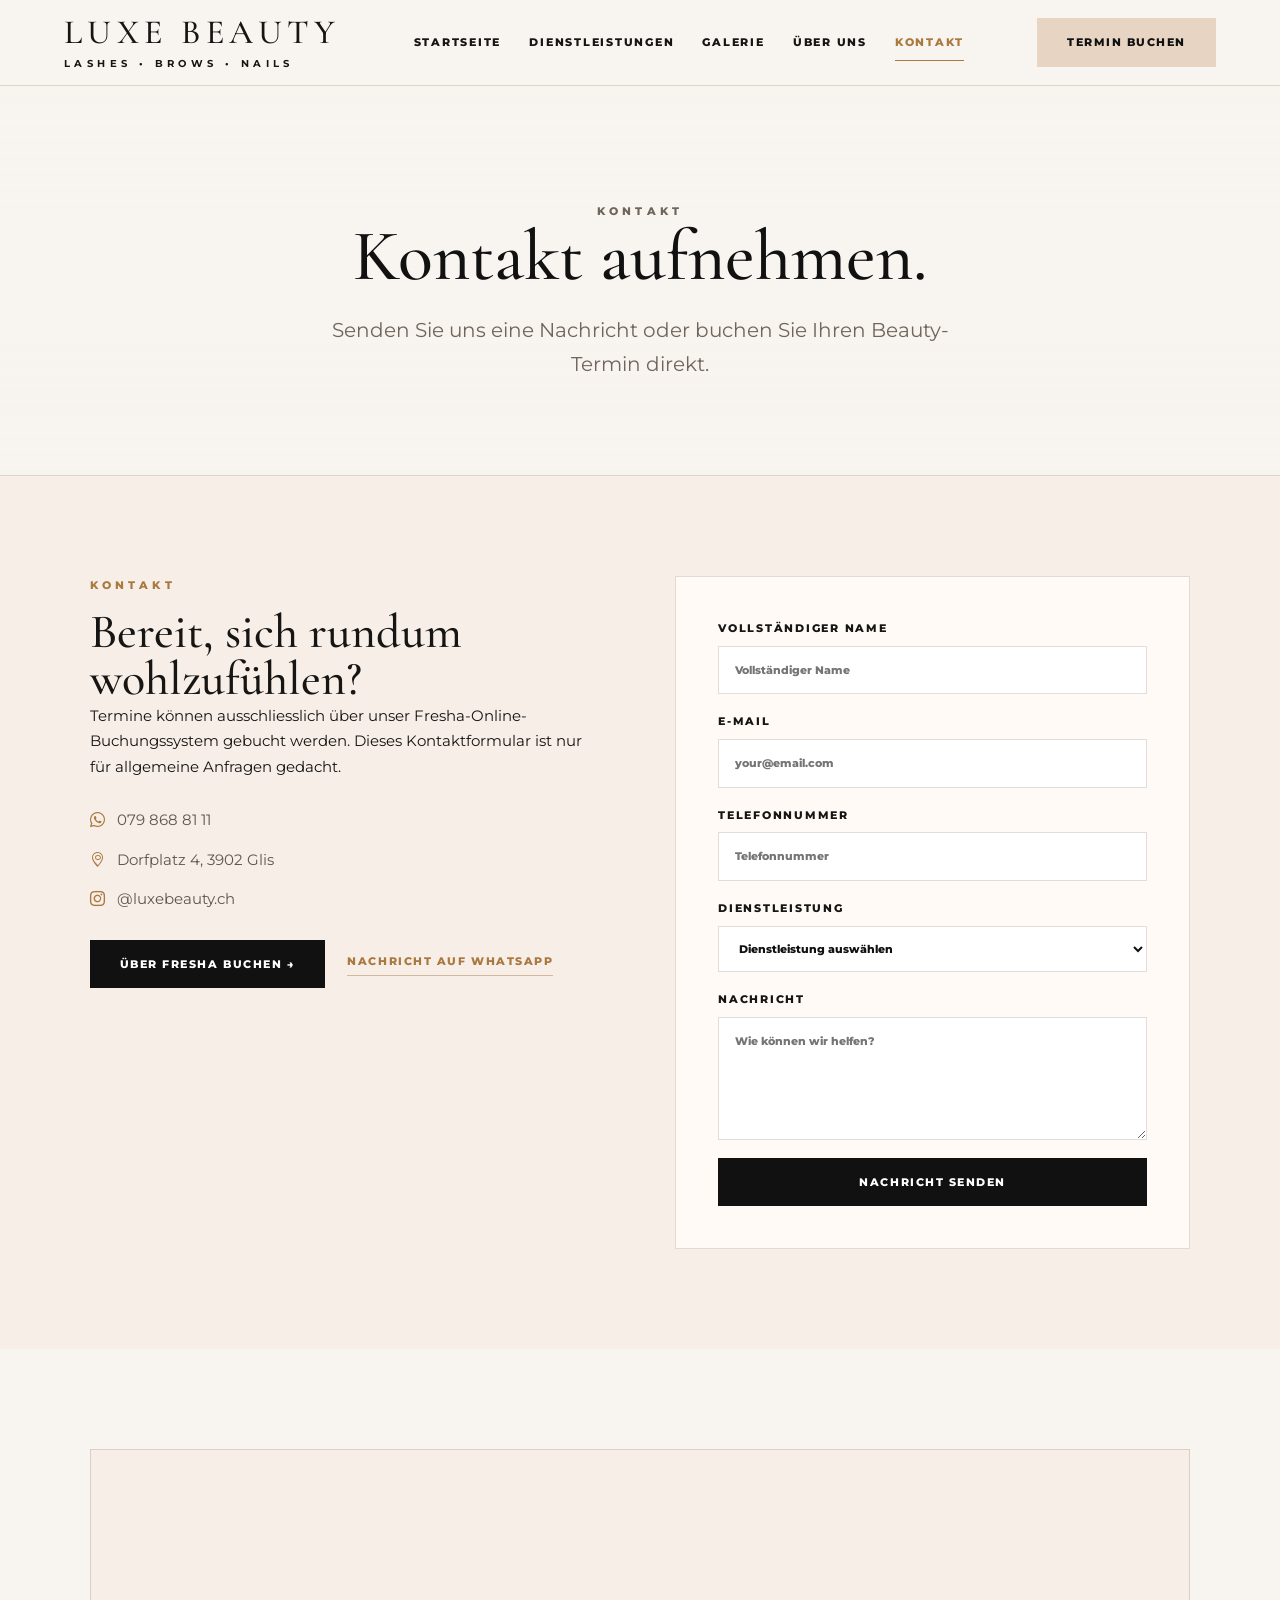
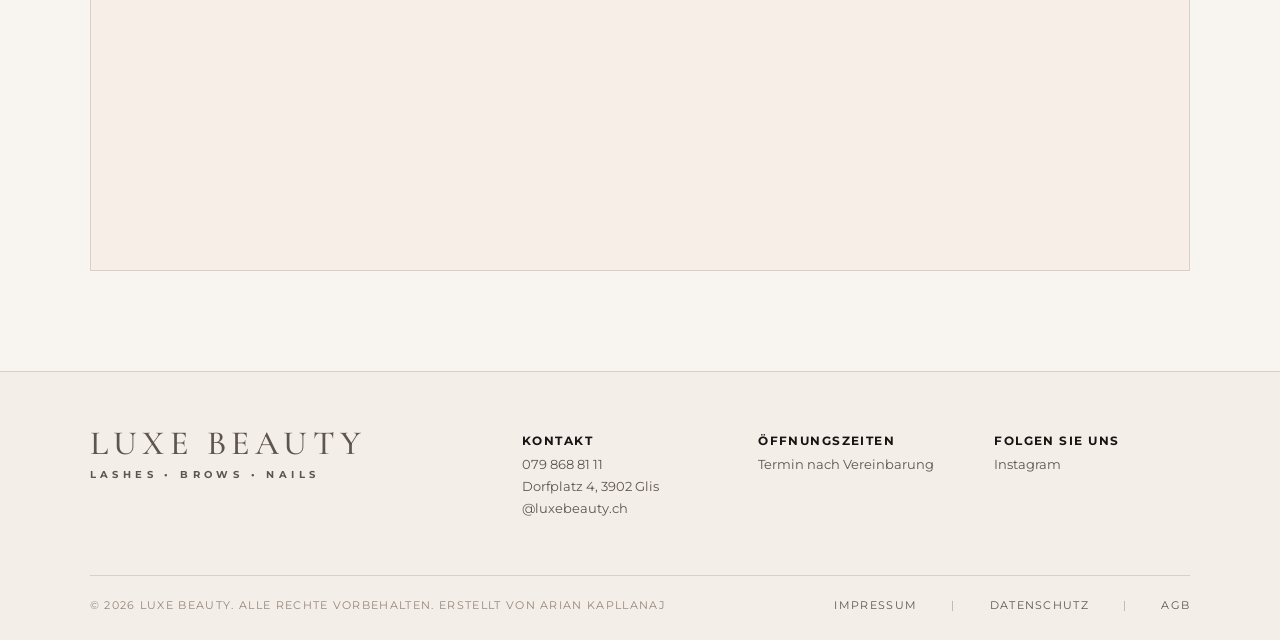
<file: contact.html>
<!doctype html>
<html lang="de-CH">

<head>
    <meta charset="utf-8">
    <meta name="viewport" content="width=device-width, initial-scale=1">
    <title>Kontakt | Luxe Beauty</title>
    <meta name="description"
        content="Kontaktieren Sie Luxe Beauty oder buchen Sie Ihren Termin für Wimpern, Brauen, Nägel und Beauty-Behandlungen.">
    <meta name="robots" content="index, follow">
    <meta property="og:title" content="Kontakt | Luxe Beauty">
    <meta property="og:description"
        content="Kontaktieren Sie Luxe Beauty oder buchen Sie Ihren Termin für Wimpern, Brauen, Nägel und Beauty-Behandlungen.">
    <meta property="og:type" content="website">
    <link rel="preconnect" href="https://fonts.googleapis.com">
    <link rel="preconnect" href="https://fonts.gstatic.com" crossorigin>
    <link
        href="https://fonts.googleapis.com/css2?family=Cormorant+Garamond:wght@400;500;600&family=Montserrat:wght@400;500;600;700&display=swap"
        rel="stylesheet">
    <link href="https://cdn.jsdelivr.net/npm/bootstrap@5.3.3/dist/css/bootstrap.min.css" rel="stylesheet">
    <link rel="stylesheet" href="https://cdn.jsdelivr.net/npm/bootstrap-icons@1.11.3/font/bootstrap-icons.min.css">
    <link rel="stylesheet" href="assets/css/style.css">
</head>

<body>
    <header class="site-header" id="top"><a class="logo" href="index.html"
            aria-label="Luxe Beauty Startseite"><span>Luxe
                Beauty</span><small>Lashes • Brows • Nails</small></a>
        <nav class="desktop-nav" aria-label="Hauptnavigation"><a class="" href="index.html">Startseite</a><a class=""
                href="services.html">Dienstleistungen</a><a class="" href="gallery.html">Galerie</a><a class=""
                href="about.html">Über uns</a><a class="active" href="contact.html">Kontakt</a></nav><a
            class="btn btn-beige desktop-book" href="booking.php">Termin buchen</a><button class="menu-toggle"
            aria-label="Menü öffnen" aria-expanded="false"><span></span><span></span><span></span></button>
    </header>
    <aside class="mobile-menu" aria-hidden="true">
        <div class="mobile-menu-inner">
            <div class="mobile-menu-top"><a class="logo" href="index.html"><span>Luxe Beauty</span><small>Lashes • Brows
                        • Nails</small></a><button class="menu-close" aria-label="Menü schliessen">×</button></div><a
                class="" href="index.html">Startseite</a><a class="" href="services.html">Dienstleistungen</a><a
                class="" href="gallery.html">Galerie</a><a class="" href="about.html">Über uns</a><a class="active"
                href="contact.html">Kontakt</a><a class="btn btn-dark full" href="booking.php">Termin buchen</a>
            <div class="mobile-socials"><a href="https://instagram.com/luxebeauty.ch" aria-label="Instagram"
                    target="_blank"><i class="bi bi-instagram"></i></a><a href="https://wa.me/+41798688111"
                    aria-label="WhatsApp" target="_blank"><i class="bi bi-whatsapp"></i></a><a
                    href="https://www.google.com/maps/place/Dorfpl.+4,+3902+Brig-Glis,+Switzerland/" aria-label="Karte"
                    target="_blank"><i class="bi bi-geo-alt-fill"></i></a></div>
        </div>
    </aside>
    <main>
        <section class="page-hero">
            <div class="reveal">
                <p class="eyebrow center">Kontakt</p>
                <h1>Kontakt aufnehmen.</h1>
                <p style="font-size: 1.25rem;">Senden Sie uns eine Nachricht oder buchen Sie Ihren Beauty-Termin direkt.</p>
            </div>
        </section>
        <section class="contact section">
            <div class="contact-info reveal">
                <p class="eyebrow">Kontakt</p>
                <h2>Bereit, sich rundum wohlzufühlen?</h2>
                <p>Termine können ausschliesslich über unser Fresha-Online-Buchungssystem gebucht werden. Dieses
                    Kontaktformular ist nur für allgemeine Anfragen gedacht.</p>
                <ul class="contact-links">
                    <li>
                        <a href="https://wa.me/41798688111" target="_blank" rel="noopener"
                            aria-label="Kontakt Luxe Beauty on WhatsApp">
                            <i class="bi bi-whatsapp"></i> 079 868 81 11
                        </a>
                    </li>
                    <li>
                        <a href="https://www.google.com/maps/place/Dorfpl.+4,+3902+Brig-Glis,+Switzerland/"
                            target="_blank" rel="noopener" aria-label="Luxe Beauty Standort in Google Maps öffnen">
                            <i class="bi bi-geo-alt"></i> Dorfplatz 4, 3902 Glis
                        </a>
                    </li>
                    <li>
                        <a href="https://instagram.com/luxebeauty.ch" target="_blank" rel="noopener"
                            aria-label="Luxe Beauty Instagram öffnen">
                            <i class="bi bi-instagram"></i> @luxebeauty.ch
                        </a>
                    </li>
                </ul>
                <div class="contact-actions">
                    <a class="btn btn-dark" href="booking.php">Über Fresha buchen <span>→</span></a>
                    <a class="contact-small-link" href="https://wa.me/41798688111" target="_blank"
                        rel="noopener">Nachricht auf WhatsApp</a>
                </div>
            </div>
            <form class="contact-form reveal" action="https://formspree.io/f/xbdndqny" method="post">
                <label>Vollständiger
                    Name<input required type="text" name="name"
                        placeholder="Vollständiger Name"></label><label>E-Mail<input required type="email" name="email"
                        placeholder="your@email.com"></label><label>Telefonnummer<input required type="tel"
                        name="phonenumber" placeholder="Telefonnummer"></label><label>Dienstleistung<select
                        name="service">
                        <option value="">Dienstleistung auswählen</option>
                        <option>Lash Extensions</option>
                        <option>Lash Lift</option>
                        <option>Brows</option>
                        <option>Nails</option>
                        <option>Teeth</option>
                        <!-- <option>Facial Treatments</option> -->
                        <!-- <option>Waxing</option> -->
                    </select></label><label>Nachricht<textarea required name="message" rows="5"
                        placeholder="Wie können wir helfen?"></textarea></label><button class="btn btn-dark"
                    type="submit">Nachricht senden</button></form>
        </section>
        <section class="section">
            <div class="map-box map-embed reveal">
                <iframe src="https://www.google.com/maps?q=Dorfpl.+4,+3902+Brig-Glis,+Switzerland&output=embed"
                    width="100%" height="420" style="border:0;" allowfullscreen="" loading="lazy"
                    referrerpolicy="no-referrer-when-downgrade" title="Luxe Beauty Standort auf Google Maps">
                </iframe>
            </div>
        </section>
    </main>
    <footer class="site-footer">
        <div><a class="logo" href="index.html"><span>Luxe Beauty</span><small>Lashes • Brows • Nails
                </small></a></div>
        <div><strong>Kontakt</strong>
            <p><a href="https://wa.me/41798688111" target="_blank" rel="noopener">079 868 81 11</a><br><a
                    href="https://www.google.com/maps/place/Dorfpl.+4,+3902+Brig-Glis,+Switzerland/" target="_blank"
                    rel="noopener">Dorfplatz 4, 3902 Glis</a><br><a href="https://instagram.com/luxebeauty.ch"
                    target="_blank" rel="noopener">@luxebeauty.ch</a></p>
        </div>
        <div><strong>Öffnungszeiten</strong>
            <p>Termin nach Vereinbarung</p>
        </div>
        <div><strong>Folgen Sie uns</strong>
            <p><a href="https://instagram.com/luxebeauty.ch" target="_blank">Instagram</a></p>
        </div>
        <div class="footer-bottom">© 2026 Luxe Beauty. Alle Rechte vorbehalten. Erstellt von Arian Kapllanaj
            <span class="legal-footer-links">
                <button type="button" class="legal-link" data-legal-modal="imprint">Impressum</button>
                <span class="legal-separator">|</span>
                <button type="button" class="legal-link" data-legal-modal="privacy">Datenschutz</button>
                <span class="legal-separator">|</span>
                <button type="button" class="legal-link" data-legal-modal="terms">AGB</button>
            </span>
        </div>
    </footer>

    <div class="legal-modal" id="legal-modal-imprint" aria-hidden="true" role="dialog" aria-modal="true"
        aria-labelledby="legal-title-imprint">
        <div class="legal-modal-backdrop" data-legal-close></div>
        <div class="legal-modal-panel" role="document">
            <button type="button" class="legal-modal-close" aria-label="Close popup" data-legal-close>×</button>
            <p class="eyebrow">Impressum</p>
            <h2 id="legal-title-imprint">Impressum</h2>
            <div class="legal-modal-content">
                <h3>Luxe Beauty</h3>
                <p><strong>Adresse</strong><br>Dorfplatz 4<br>3902 Glis<br>Schweiz</p>

                <h3>Kontakt</h3>
                <p><strong>Telefon</strong><br>079 868 81 11</p>
                <p><strong>E-Mail</strong><br>info@luxebeautystudio.ch</p>
                <p><strong>Instagram</strong><br>@luxebeauty.ch</p>

                <h3>Verantwortlich für den Inhalt</h3>
                <p>Milena Bogdanovic<br>Francesca Cazzolla</p>

                <h3>Haftung</h3>
                <p>Die Inhalte dieser Website wurden mit grösster Sorgfalt erstellt. Für die Richtigkeit,
                    Vollständigkeit und Aktualität der bereitgestellten Informationen übernehmen wir jedoch keine
                    Gewähr.</p>

                <h3>Urheberrecht</h3>
                <p>Sämtliche Inhalte, Bilder und Grafiken dieser Website sind urheberrechtlich geschützt. Eine
                    Verwendung oder Vervielfältigung ohne vorherige schriftliche Zustimmung von Luxe Beauty ist nicht
                    gestattet.</p>

                <p>Bei Fragen stehen wir Ihnen jederzeit gerne zur Verfügung.</p>
            </div>
        </div>
    </div>

    <div class="legal-modal" id="legal-modal-privacy" aria-hidden="true" role="dialog" aria-modal="true"
        aria-labelledby="legal-title-privacy">
        <div class="legal-modal-backdrop" data-legal-close></div>
        <div class="legal-modal-panel" role="document">
            <button type="button" class="legal-modal-close" aria-label="Close popup" data-legal-close>×</button>
            <p class="eyebrow">Datenschutzerklärung</p>
            <h2 id="legal-title-privacy">Datenschutzerklärung</h2>
            <div class="legal-modal-content">
                <h3>1. Verantwortliche Stelle</h3>
                <p>Luxe Beauty<br>Dorfplatz 4<br>3902 Glis, Schweiz</p>
                <p>E-Mail: info@luxebeautystudio.ch<br>Telefon: 079 868 81 11</p>

                <h3>2. Erhebung und Verwendung von Daten</h3>
                <p>Wir verarbeiten personenbezogene Daten ausschliesslich zur Bearbeitung von Terminanfragen,
                    Terminbuchungen sowie zur Kommunikation mit unseren Kundinnen und Kunden.</p>

                <h3>3. Terminbuchung</h3>
                <p>Die Online-Terminbuchung erfolgt über Fresha. Dabei werden die für die Buchung erforderlichen Daten
                    gemäss den Datenschutzbestimmungen von Fresha verarbeitet.</p>

                <h3>4. Google Maps</h3>
                <p>Unsere Website nutzt Google Maps, um Ihnen die Anfahrt zu unserem Studio zu erleichtern. Dabei
                    können Daten an Google übermittelt werden.</p>

                <h3>5. Ihre Rechte</h3>
                <p>Sie haben jederzeit das Recht auf Auskunft, Berichtigung oder Löschung Ihrer personenbezogenen
                    Daten. Bei Fragen kontaktieren Sie uns unter info@luxebeautystudio.ch.</p>
            </div>
        </div>
    </div>

    <div class="legal-modal" id="legal-modal-terms" aria-hidden="true" role="dialog" aria-modal="true"
        aria-labelledby="legal-title-terms">
        <div class="legal-modal-backdrop" data-legal-close></div>
        <div class="legal-modal-panel" role="document">
            <button type="button" class="legal-modal-close" aria-label="Close popup" data-legal-close>×</button>
            <p class="eyebrow">Allgemeine Geschäftsbedingungen</p>
            <h2 id="legal-title-terms">Allgemeine Geschäftsbedingungen (AGB)</h2>
            <div class="legal-modal-content">
                <h3>1. Geltungsbereich</h3>
                <p>Diese Allgemeinen Geschäftsbedingungen gelten für sämtliche Dienstleistungen von Luxe Beauty. Mit der
                    Terminbuchung akzeptieren Sie diese AGB.</p>

                <h3>2. Terminvereinbarung</h3>
                <p>Termine können online über Fresha oder nach Vereinbarung gebucht werden. Eine Buchung ist nach
                    Erhalt der Buchungsbestätigung verbindlich.</p>

                <h3>3. Anzahlung</h3>
                <p>Für ausgewählte Behandlungen oder Neukundinnen kann eine Anzahlung erforderlich sein. Diese wird
                    vollständig auf den Behandlungspreis angerechnet.</p>

                <h3>4. Terminabsagen</h3>
                <p>Termine können bis 24 Stunden vor dem Termin kostenlos verschoben oder storniert werden.</p>
                <p>Bei kurzfristigen Absagen oder Nichterscheinen behalten wir uns vor, die Anzahlung einzubehalten
                    oder eine Ausfallgebühr zu verrechnen.</p>

                <h3>5. Verspätungen</h3>
                <p>Bitte erscheinen Sie pünktlich.</p>
                <p>Bei einer Verspätung kann sich die Behandlungszeit verkürzen oder der Termin verschoben werden.</p>

                <h3>6. Gesundheit &amp; Haftung</h3>
                <p>Bitte informieren Sie uns vor der Behandlung über Allergien, Schwangerschaft, Medikamente oder andere
                    gesundheitliche Einschränkungen.</p>
                <p>Für allergische Reaktionen oder Komplikationen aufgrund unvollständiger oder falscher Angaben
                    übernehmen wir keine Haftung.</p>

                <h3>7. Behandlungsergebnisse</h3>
                <p>Das Ergebnis einer Behandlung hängt unter anderem von den individuellen Voraussetzungen sowie der
                    empfohlenen Nachpflege ab. Eine Erfolgsgarantie kann daher nicht gegeben werden.</p>

                <h3>8. Gutscheine</h3>
                <p>Gutscheine sind im Studio erhältlich.</p>

                <h3>9. Schlussbestimmungen</h3>
                <p>Es gilt ausschliesslich Schweizer Recht.</p>
                <p>Gerichtsstand ist Brig-Glis, Schweiz.</p>
            </div>
        </div>
    </div>

    <script src="assets/js/main.js" defer></script>
</body>

</html>
</file>
<file: assets/css/style.css>
:root {
    --cream: #f8f4ef;
    --soft: #f7ede5;
    --beige: #e7d4c2;
    --sand: #d6bd92;
    --brown: #a9793f;
    --deep: #161514;
    --muted: #6f655d;
    --line: rgba(90, 70, 50, .18);
    --white: #fffdfb
}

* {
    box-sizing: border-box
}

html {
    scroll-behavior: smooth
}

body {
    margin: 0;
    background: var(--cream);
    color: var(--deep);
    font-family: 'Montserrat', Arial, sans-serif;
    font-size: 15px;
    line-height: 1.7;
    overflow-x: hidden
}

img {
    max-width: 100%;
    display: block
}

a {
    text-decoration: none;
    color: inherit
}

.site-header {
    position: sticky;
    top: 0;
    z-index: 1000;
    height: 86px;
    padding: 0 7vw;
    display: flex;
    align-items: center;
    justify-content: space-between;
    background: rgba(248, 244, 239, .96);
    border-bottom: 1px solid var(--line);
    backdrop-filter: blur(14px)
}

.logo {
    display: inline-flex;
    flex-direction: column;
    line-height: 1;
    letter-spacing: .12em;
    text-transform: uppercase
}

.logo span {
    font-family: 'Cormorant Garamond', serif;
    font-size: 34px;
    font-weight: 500;
    letter-spacing: .16em
}

.logo small {
    font-size: 10px;
    font-weight: 700;
    letter-spacing: .44em;
    margin-top: 9px
}

.desktop-nav {
    display: flex;
    gap: 44px;
    align-items: center
}

.desktop-nav a {
    font-size: 11px;
    font-weight: 800;
    letter-spacing: .16em;
    text-transform: uppercase;
    position: relative;
    padding: 34px 0;
    color: var(--deep)
}

.desktop-nav a::after {
    content: "";
    position: absolute;
    left: 0;
    bottom: 25px;
    width: 0;
    height: 1px;
    background: var(--brown);
    transition: .28s ease
}

.desktop-nav a:hover::after,
.desktop-nav a.active::after {
    width: 100%
}

.desktop-nav a.active {
    color: var(--brown)
}

.btn {
    border-radius: 0;
    text-transform: uppercase;
    letter-spacing: .14em;
    font-size: 11px;
    font-weight: 800;
    padding: 16px 30px;
    border: 0
}

.btn-dark {
    background: #111;
    color: #fff
}

.btn-dark:hover {
    background: var(--brown);
    color: #fff
}

.btn-beige {
    background: var(--beige);
    color: #111
}

.btn-beige:hover {
    background: var(--brown);
    color: #fff
}

.menu-toggle,
.menu-close {
    display: none;
    background: none;
    border: 0;
    color: var(--deep)
}

.menu-toggle span {
    display: block;
    width: 28px;
    height: 2px;
    background: #111;
    margin: 6px 0
}

.mobile-menu {
    display: none
}

.hero {
    min-height: 650px;
    position: relative;
    display: flex;
    align-items: center;
    background: linear-gradient(90deg, rgba(0, 0, 0, .45), rgba(0, 0, 0, .12), rgba(248, 244, 239, .10)), url('https://images.unsplash.com/photo-1540555700478-4be289fbecef?auto=format&fit=crop&w=2200&q=80') center/cover no-repeat
}

.hero-content {
    width: min(620px, 90%);
    margin-left: 26vw;
    color: #fff
}

.eyebrow {
    margin: 0 0 14px;
    text-transform: uppercase;
    letter-spacing: .38em;
    font-size: 11px;
    font-weight: 800;
    color: var(--brown)
}

.hero .eyebrow {
    color: #fff
}

.center {
    text-align: center
}

h1,
h2,
h3 {
    margin: 0;
    color: inherit
}

h1,
h2 {
    font-family: 'Cormorant Garamond', serif;
    font-weight: 500;
    line-height: .98
}

h1 {
    font-size: 68px;
    max-width: 620px
}

h2 {
    font-size: 48px
}

h1 em,
h2 em {
    font-style: italic;
    font-weight: 400
}

.hero-content>p:not(.eyebrow) {
    max-width: 420px;
    font-size: 17px;
    margin: 26px 0
}

.hero-socials {
    position: absolute;
    left: 38px;
    bottom: 100px;
    display: grid;
    gap: 18px;
    z-index: 3
}

.hero-socials a,
.mobile-socials a {
    width: 32px;
    height: 32px;
    display: grid;
    place-items: center;
    color: #fff;
    font-size: 25px;
    text-shadow: 0 2px 10px rgba(0, 0, 0, .4)
}

.hero-socials a:hover {
    color: var(--sand)
}

.page-hero {
    min-height: 390px;
    display: grid;
    place-items: center;
    text-align: center;
    background: linear-gradient(rgba(248, 244, 239, .78), rgba(248, 244, 239, .88)), url('https://images.unsplash.com/photo-1515377905703-c4788e51af15?auto=format&fit=crop&w=2200&q=80') center/cover;
    border-bottom: 1px solid var(--line)
}

.page-hero h1 {
    color: #111;
    font-size: 72px;
    margin: auto
}

.page-hero p {
    max-width: 620px;
    margin: 22px auto 0;
    color: var(--muted)
}

.section {
    padding: 100px 7vw
}

.services-overview h2,
.gallery h2,
.faq h2 {
    text-align: center;
    margin-bottom: 52px
}

.service-icons {
    display: none;
    grid-template-columns: repeat(4, 1fr);
    gap: 8px;
    margin: 32px auto 8px;
    max-width: 560px
}

.service-icons div {
    background: #f2ece6;
    min-height: 112px;
    display: grid;
    place-items: center;
    text-align: center;
    padding: 16px
}

.service-icons span {
    font-size: 34px;
    color: var(--brown);
    line-height: 1
}

.service-icons strong {
    font-size: 11px;
    text-transform: uppercase;
    letter-spacing: .16em
}

.service-logo-icons {
    display: grid !important;
    grid-template-columns: repeat(4, 1fr);
    gap: 14px;
    width: 100%;
    max-width: 1180px;
    margin: 42px auto 18px;
}

.service-logo-icons div {
    background-color: #eee3d8;
    min-height: 190px;
    padding: 28px 14px;
    display: flex;
    flex-direction: column;
    justify-content: center;
    align-items: center;
    gap: 22px;
    border: 0;
    box-shadow: none;
    transition: transform .28s ease, background .28s ease;
}

.service-logo-icons div:hover {
    transform: translateY(-5px);
    background: #eee3d8;
}

.service-logo-icons img {
    width: 58px;
    height: 58px;
    object-fit: contain;
    mix-blend-mode: multiply;
    transition: transform .35s ease;
}

.service-logo-icons div:hover img {
    transform: scale(1.04);
}

.service-logo-icons strong {
    font-size: 13px;
    font-weight: 800;
    letter-spacing: .18em;
    text-transform: uppercase;
    color: #111;
}

@media(max-width:991px) {
    .service-logo-icons {
        grid-template-columns: repeat(4, 1fr);
        gap: 8px;
        width: 100%;
        max-width: 100%;
        margin-left: 0;
        margin-right: 0;
    }

    .service-logo-icons div {
        min-height: 120px;
        padding: 18px 6px;
        gap: 14px;
        background: #eee3d8;
    }

    .service-logo-icons img {
        width: 38px;
        height: 38px;
    }

    .service-logo-icons strong {
        font-size: 9px;
        letter-spacing: .12em;
    }
}

@media(max-width:520px) {
    .service-logo-icons {
        grid-template-columns: repeat(4, 1fr);
        gap: 6px;
        width: 100%;
        max-width: 100%;
    }

    .service-logo-icons div {
        min-height: 110px;
        padding: 16px 5px;
    }

    .service-logo-icons img {
        width: 34px;
        height: 34px;
    }

    .service-logo-icons strong {
        font-size: 8px;
        letter-spacing: .10em;
    }
}


.service-grid {
    display: grid;
    grid-template-columns: repeat(7, minmax(0, 1fr));
    gap: 20px;
    max-width: 1520px;
    margin: auto
}

.service-grid.large {
    grid-template-columns: repeat(3, minmax(0, 1fr));
    max-width: 1180px
}

.service-card {
    background: #fffaf5;
    border: 1px solid var(--line);
    transition: transform .28s ease, box-shadow .28s ease
}

.service-card:hover {
    transform: translateY(-8px);
    box-shadow: 0 20px 50px rgba(80, 50, 20, .12)
}

.service-card img {
    height: 215px;
    width: 100%;
    object-fit: cover
}

.service-grid.large .service-card img {
    height: 300px
}

.service-card-body {
    padding: 28px
}

.service-category {
    text-transform: uppercase;
    letter-spacing: .22em;
    font-size: 11px;
    color: #c5976f;
    margin: 0 0 18px
}

.service-card h3 {
    font-size: 17px;
    text-transform: uppercase;
    letter-spacing: .12em;
    font-weight: 700;
    line-height: 1.2;
    margin-bottom: 12px
}

.service-card p {
    color: #2f2b28;
    margin-bottom: 18px
}

.service-card a,
.text-link {
    font-size: 11px;
    font-weight: 800;
    letter-spacing: .14em;
    text-transform: uppercase
}

.service-card a:hover,
.text-link:hover {
    color: var(--brown)
}

.split-section {
    display: grid;
    grid-template-columns: 34% 66%;
    min-height: 380px;
    border-top: 1px solid var(--line);
    border-bottom: 1px solid var(--line)
}

.split-copy {
    padding: 70px 7vw;
    background: #f6eee7
}

.split-copy p:not(.eyebrow) {
    max-width: 420px
}

.split-image {
    min-height: 440px;
    background: url('https://images.unsplash.com/photo-1600334129128-685c5582fd35?auto=format&fit=crop&w=1600&q=80') center/cover no-repeat
}

.benefits {
    display: grid;
    grid-template-columns: repeat(6, 1fr);
    background: #f6eee7;
    border-top: 1px solid #d6bd92;
    border-bottom: 1px solid #a9793f
}

.benefits div {
    min-height: 180px;
    display: grid;
    place-items: center;
    text-align: center;
    padding: 32px 24px;
    border-right: 1px solid rgba(169, 121, 63, .22)
}

.benefits div:last-child {
    border-right: 0
}

.benefits span {
    font-size: 34px;
    color: var(--brown)
}

.benefits strong {
    font-size: 12px;
    text-transform: uppercase;
    letter-spacing: .12em;
    line-height: 1.35
}

.benefits p {
    margin: 0;
    color: #8a7565;
    font-size: 13px;
    line-height: 1.5
}

.gallery-grid {
    display: grid;
    grid-template-columns: repeat(4, 1fr);
    gap: 20px;
    max-width: 1280px;
    margin: auto
}

.gallery-grid img {
    width: 100%;
    height: 280px;
    object-fit: cover;
    transition: .35s ease
}

.gallery-grid img:hover {
    transform: scale(1.025)
}

.gallery .text-link {
    display: block;
    text-align: center;
    margin-top: 34px
}

.appointment-band {
    background: #e9ded4;
    text-align: center;
    padding: 80px 20px
}

.calendar-icon {
    width: 72px;
    height: 72px;
    border: 1px solid var(--brown);
    border-radius: 50%;
    display: grid;
    place-items: center;
    margin: 0 auto 28px;
    color: var(--brown);
    font-size: 26px
}

.appointment-band h2 {
    margin-bottom: 30px
}

.contact {
    display: grid;
    grid-template-columns: 1fr 1fr;
    gap: 70px;
    background: #f6eee7
}

.contact ul {
    list-style: none;
    padding: 0;
    margin: 28px 0
}

.contact li {
    margin: 14px 0
}

.contact i {
    color: var(--brown);
    margin-right: 12px
}

.contact-form {
    background: #fffaf5;
    border: 1px solid var(--line);
    padding: 42px;
    display: grid;
    gap: 18px
}

.contact-form label {
    font-size: 11px;
    font-weight: 800;
    letter-spacing: .16em;
    text-transform: uppercase
}

.contact-form input,
.contact-form textarea,
.contact-form select {
    display: block;
    width: 100%;
    margin-top: 8px;
    padding: 14px 16px;
    border: 1px solid var(--line);
    background: #fff;
    color: #111;
    font: inherit;
    text-transform: none;
    letter-spacing: 0
}

.site-footer {
    display: grid;
    grid-template-columns: 2fr 1fr 1fr 1fr;
    gap: 40px;
    padding: 55px 7vw 25px;
    background: #f4eee8;
    border-top: 1px solid var(--line)
}

.site-footer strong {
    text-transform: uppercase;
    letter-spacing: .12em;
    font-size: 12px
}

.site-footer p,
.site-footer a {
    color: #5f554f;
    font-size: 13px
}

.footer-bottom {
    grid-column: 1/-1;
    border-top: 1px solid var(--line);
    padding-top: 20px;
    display: flex;
    justify-content: space-between;
    font-size: 11px;
    text-transform: uppercase;
    letter-spacing: .12em;
    color: #95867a
}

.footer-bottom span {
    display: flex;
    gap: 34px
}

.reveal {
    opacity: 0;
    transform: translateY(26px);
    transition: opacity .7s ease, transform .7s ease
}

.reveal.show {
    opacity: 1;
    transform: none
}

.about-page-grid {
    display: grid;
    grid-template-columns: 1fr 1fr;
    gap: 70px;
    align-items: center
}

.about-page-grid img {
    height: 560px;
    width: 100%;
    object-fit: cover
}

.about-text p {
    color: #4f4640
}

.gallery-page-grid {
    display: grid;
    grid-template-columns: repeat(3, 1fr);
    gap: 18px
}

.gallery-page-grid img {
    height: 360px;
    width: 100%;
    object-fit: cover
}

.map-box {
    min-height: 360px;
    background: #f6eee7;
    display: grid;
    place-items: center;
    text-align: center;
    padding: 40px;
    border: 1px solid var(--line)
}

.map-box i {
    font-size: 52px;
    color: var(--brown);
    display: block;
    margin-bottom: 18px
}

.map-embed {
    padding: 0;
    overflow: hidden;
    border: 1px solid var(--line);
    background: #f6eee7;
}

.map-embed iframe {
    display: block;
    width: 100%;
    height: 420px;
    filter: sepia(12%) saturate(85%) brightness(98%);
}

.map-embed:hover iframe {
    filter: sepia(8%) saturate(95%) brightness(100%);
}

@media(max-width:1400px) {
    .site-header {
        padding: 0 5vw
    }

    .desktop-nav {
        gap: 28px
    }

    .service-grid {
        grid-template-columns: repeat(4, 1fr)
    }
}

@media(max-width:991px) {
    .site-header {
        height: 76px;
        padding: 0 22px
    }

    .logo span {
        font-size: 27px
    }

    .logo small {
        font-size: 8px;
        letter-spacing: .32em
    }

    .desktop-nav,
    .desktop-book {
        display: none
    }

    .menu-toggle {
        display: block
    }

    .mobile-menu {
        position: fixed;
        inset: 0 0 0 auto;
        width: min(86vw, 360px);
        background: #f6eee7;
        z-index: 2000;
        transform: translateX(100%);
        transition: .35s ease;
        display: block;
        box-shadow: -20px 0 60px rgba(0, 0, 0, .18)
    }

    .mobile-menu.open {
        transform: none
    }

    .mobile-menu-inner {
        padding: 34px;
        display: grid;
        gap: 24px
    }

    .mobile-menu-top {
        display: flex;
        align-items: flex-start;
        justify-content: space-between;
        margin-bottom: 16px
    }

    .menu-close {
        display: block;
        font-size: 42px;
        line-height: 1
    }

    .mobile-menu a:not(.logo):not(.btn) {
        text-transform: uppercase;
        letter-spacing: .16em;
        font-size: 12px;
        font-weight: 800
    }

    .mobile-menu a.active {
        color: var(--brown)
    }

    .mobile-menu .full {
        text-align: center;
        margin-top: 14px
    }

    .mobile-socials {
        display: flex;
        gap: 24px;
        margin-top: 10px
    }

    .mobile-socials a {
        color: #111;
        text-shadow: none;
        font-size: 23px
    }

    .hero {
        min-height: 640px;
        background: linear-gradient(180deg, rgba(0, 0, 0, .15), rgba(0, 0, 0, .62)), url('https://images.unsplash.com/photo-1540555700478-4be289fbecef?auto=format&fit=crop&w=1200&q=80') center/cover no-repeat;
        align-items: flex-end;
        padding: 0 24px 70px
    }

    .hero-content {
        margin: 0;
        width: 100%
    }

    h1 {
        font-size: 44px
    }

    h2 {
        font-size: 35px
    }

    .hero-socials {
        display: none
    }

    .section {
        padding: 74px 24px
    }

    .service-icons {
        display: grid
    }

    .service-grid {
        grid-template-columns: 1fr;
        gap: 16px
    }

    .service-card {
        display: grid;
        grid-template-columns: 126px 1fr;
        min-height: 150px
    }

    .service-card img {
        height: 100%;
        min-height: 150px
    }

    .service-card-body {
        padding: 20px
    }

    .service-card h3 {
        font-size: 13px
    }

    .service-grid.large .service-card {
        grid-template-columns: 1fr
    }

    .service-grid.large .service-card img {
        height: 260px
    }

    .split-section,
    .contact,
    .about-page-grid {
        grid-template-columns: 1fr
    }

    .split-copy {
        padding: 60px 24px;
        text-align: center
    }

    .split-copy p {
        margin-left: auto;
        margin-right: auto
    }

    .benefits {
        grid-template-columns: repeat(2, 1fr)
    }

    .benefits div {
        border-bottom: 1px solid rgba(169, 121, 63, .22)
    }

    .gallery-grid,
    .gallery-page-grid {
        grid-template-columns: repeat(2, 1fr);
        gap: 10px
    }

    .gallery-grid img,
    .gallery-page-grid img {
        height: 190px
    }

    .site-footer {
        grid-template-columns: 1fr;
        text-align: center
    }

    .footer-bottom {
        display: block;
        line-height: 2
    }

    .footer-bottom span {
        justify-content: center;
        margin-top: 8px
    }

    .page-hero h1 {
        font-size: 48px
    }
}

@media(max-width:520px) {
    .benefits {
        grid-template-columns: 1fr
    }

    .gallery-grid,
    .gallery-page-grid {
        grid-template-columns: 1fr
    }

    .contact-form {
        padding: 26px
    }
}

/* Premium detailed layout for services page */
.services-luxury-intro {
    background: var(--cream);
    padding-bottom: 56px;
}

.services-intro-grid {
    max-width: 1180px;
    margin: 0 auto;
    display: grid;
    grid-template-columns: .9fr 1.1fr;
    gap: 80px;
    align-items: end;
}

.services-intro-grid h2 {
    max-width: 560px;
}

.services-intro-grid p:not(.eyebrow) {
    color: #5f554f;
    font-size: 16px;
    max-width: 620px;
    margin: 0 0 18px;
}

.services-note {
    font-family: 'Cormorant Garamond', serif;
    font-size: 25px !important;
    line-height: 1.2;
    color: var(--brown) !important;
}

.services-detail-list {
    padding: 0 7vw 100px;
    background: linear-gradient(180deg, var(--cream) 0%, #f5ece4 100%);
    display: grid;
    gap: 34px;
}

.service-detail-card {
    max-width: 1320px;
    width: 100%;
    margin: 0 auto;
    display: grid;
    grid-template-columns: minmax(340px, 46%) 1fr;
    background: #fffaf5;
    border: 1px solid var(--line);
    box-shadow: 0 22px 70px rgba(80, 50, 20, .08);
    overflow: hidden;
}

.service-detail-card.reverse {
    grid-template-columns: 1fr minmax(340px, 46%);
}

.service-detail-card.reverse .service-detail-image {
    order: 2;
}

.service-detail-card.reverse .service-detail-content {
    order: 1;
}

.service-detail-image {
    min-height: 460px;
    position: relative;
}

.service-detail-image::after {
    content: "";
    position: absolute;
    inset: 0;
    background: linear-gradient(180deg, rgba(0, 0, 0, 0), rgba(85, 52, 25, .10));
    pointer-events: none;
}

.service-detail-image img {
    width: 100%;
    height: 100%;
    object-fit: cover;
}

.service-detail-content {
    padding: clamp(38px, 5vw, 74px);
    display: flex;
    flex-direction: column;
    justify-content: center;
}

.service-number {
    font-family: 'Cormorant Garamond', serif;
    font-size: 64px;
    line-height: 1;
    color: rgba(169, 121, 63, .28);
    margin: 0 0 8px;
}

.service-detail-content h2 {
    margin-bottom: 22px;
}

.service-detail-content > p:not(.service-number):not(.service-category) {
    max-width: 570px;
    color: #514840;
    font-size: 16px;
    margin-bottom: 24px;
}

.service-detail-points {
    list-style: none;
    padding: 0;
    margin: 0 0 34px;
    display: grid;
    gap: 12px;
}

.service-detail-points li {
    color: #4b423b;
    position: relative;
    padding-left: 28px;
}

.service-detail-points li::before {
    content: "—";
    position: absolute;
    left: 0;
    top: 0;
    color: var(--brown);
    font-weight: 700;
}

.service-detail-content .btn {
    width: fit-content;
}

@media(max-width:991px) {
    .services-intro-grid {
        grid-template-columns: 1fr;
        gap: 26px;
        text-align: center;
    }

    .services-intro-grid h2,
    .services-intro-grid p:not(.eyebrow) {
        margin-left: auto;
        margin-right: auto;
    }

    .services-detail-list {
        padding: 0 24px 74px;
        gap: 24px;
    }

    .service-detail-card,
    .service-detail-card.reverse {
        grid-template-columns: 1fr;
    }

    .service-detail-card.reverse .service-detail-image,
    .service-detail-card.reverse .service-detail-content {
        order: initial;
    }

    .service-detail-image {
        min-height: 320px;
    }

    .service-detail-content {
        text-align: center;
        align-items: center;
        padding: 34px 24px 42px;
    }

    .service-detail-points {
        text-align: left;
        max-width: 430px;
    }
}

@media(max-width:520px) {
    .service-detail-image {
        min-height: 250px;
    }

    .service-number {
        font-size: 48px;
    }

    .service-detail-content > p:not(.service-number):not(.service-category) {
        font-size: 14px;
    }
}


/* Contact page booking + clickable contact details */
.contact-links a {
    display: inline-flex;
    align-items: center;
    gap: 8px;
    color: #5f554f;
    transition: color .25s ease, transform .25s ease;
}

.contact-links a i {
    margin-right: 4px;
}

.contact-links a:hover {
    color: var(--brown);
    transform: translateX(4px);
}

.contact-actions {
    display: flex;
    align-items: center;
    gap: 22px;
    flex-wrap: wrap;
    margin-top: 26px;
}

.contact-small-link {
    font-size: 11px;
    font-weight: 800;
    letter-spacing: .14em;
    text-transform: uppercase;
    color: var(--brown);
    border-bottom: 1px solid rgba(169, 121, 63, .45);
    padding-bottom: 4px;
    transition: color .25s ease, border-color .25s ease;
}

.contact-small-link:hover {
    color: var(--deep);
    border-color: var(--deep);
}

.site-footer a:hover {
    color: var(--brown);
}

@media(max-width:991px) {
    .contact-actions {
        justify-content: center;
    }

    .contact-links a {
        justify-content: center;
    }
}

/* Premium About page founders section */
.about-brand-section {
    background: var(--cream);
}

.about-brand-grid {
    max-width: 1240px;
    margin: 0 auto;
    display: grid;
    grid-template-columns: .85fr 1.15fr;
    gap: 80px;
    align-items: start;
}

.about-brand-heading h2 {
    max-width: 520px;
}

.about-brand-text {
    border-left: 1px solid rgba(169, 121, 63, .25);
    padding-left: 54px;
}

.about-brand-text p {
    color: #514840;
    font-size: 16px;
    margin: 0 0 22px;
    max-width: 680px;
}

.about-brand-text strong {
    color: var(--deep);
    font-weight: 700;
}

.about-signature {
    font-family: 'Cormorant Garamond', serif;
    font-size: 28px !important;
    line-height: 1.2;
    color: var(--brown) !important;
    margin-top: 30px !important;
}

.founders-section {
    padding-top: 0;
    background: linear-gradient(180deg, var(--cream) 0%, #f5ece4 100%);
}

.founders-grid {
    max-width: 1320px;
    margin: 0 auto;
    display: grid;
    gap: 34px;
}

.founder-card {
    display: grid;
    grid-template-columns: minmax(320px, 44%) 1fr;
    background: #fffaf5;
    border: 1px solid var(--line);
    box-shadow: 0 22px 70px rgba(80, 50, 20, .08);
    overflow: hidden;
    transition: transform .32s ease, box-shadow .32s ease, border-color .32s ease;
}

.founder-card.reverse {
    grid-template-columns: 1fr minmax(320px, 44%);
}

.founder-card.reverse .founder-image {
    order: 2;
}

.founder-card.reverse .founder-content {
    order: 1;
}

.founder-image {
    min-height: 560px;
    overflow: hidden;
    background: #f6eee7;
    position: relative;
}

.founder-image::after {
    content: "";
    position: absolute;
    inset: 0;
    background: linear-gradient(180deg, rgba(0, 0, 0, 0), rgba(85, 52, 25, .10));
    pointer-events: none;
}

.founder-image img {
    width: 100%;
    height: 100%;
    object-fit: cover;
    transition: transform .55s cubic-bezier(.22, 1, .36, 1), filter .55s ease;
}

.founder-content {
    padding: clamp(42px, 5vw, 78px);
    display: flex;
    flex-direction: column;
    justify-content: center;
}

.founder-content h2 {
    margin-bottom: 12px;
}

.founder-role {
    text-transform: uppercase;
    letter-spacing: .16em;
    font-size: 12px;
    font-weight: 800;
    color: var(--brown);
    margin: 0 0 26px;
}

.founder-content > p:not(.service-number):not(.eyebrow):not(.founder-role) {
    max-width: 620px;
    color: #514840;
    font-size: 16px;
    margin: 0;
}

.founder-card:hover {
    transform: translateY(-5px);
    border-color: rgba(169, 121, 63, .35);
    box-shadow: 0 26px 75px rgba(80, 50, 20, .10);
}

.founder-card:hover .founder-image img {
    transform: scale(1.035);
    filter: saturate(1.04) contrast(1.02);
}

@media(max-width:991px) {
    .about-brand-grid {
        grid-template-columns: 1fr;
        gap: 30px;
        text-align: center;
    }

    .about-brand-heading h2,
    .about-brand-text p {
        margin-left: auto;
        margin-right: auto;
    }

    .about-brand-text {
        border-left: 0;
        padding-left: 0;
        border-top: 1px solid rgba(169, 121, 63, .25);
        padding-top: 32px;
    }

    .founder-card,
    .founder-card.reverse {
        grid-template-columns: 1fr;
    }

    .founder-card.reverse .founder-image,
    .founder-card.reverse .founder-content {
        order: initial;
    }

    .founder-image {
        min-height: 420px;
    }

    .founder-content {
        text-align: center;
        align-items: center;
        padding: 38px 24px 46px;
    }
}

@media(max-width:520px) {
    .founder-image {
        min-height: 330px;
    }

    .about-signature {
        font-size: 24px !important;
    }

    .founder-content > p:not(.service-number):not(.eyebrow):not(.founder-role),
    .about-brand-text p {
        font-size: 14px;
    }
}


/* Legal footer links and elegant modal popups */
.legal-footer-links {
    display: inline-flex;
    align-items: center;
    gap: 12px;
    flex-wrap: wrap;
}

.legal-link {
    border: 0;
    background: transparent;
    padding: 0;
    color: #5f554f;
    font: inherit;
    font-size: 11px;
    text-transform: uppercase;
    letter-spacing: .12em;
    cursor: pointer;
    transition: color .25s ease;
}

.legal-link:hover,
.legal-link:focus {
    color: var(--brown);
    outline: none;
}

.legal-separator {
    color: #b7a89c;
}

.legal-modal {
    position: fixed;
    inset: 0;
    z-index: 3000;
    display: none;
    align-items: center;
    justify-content: center;
    padding: 28px;
}

.legal-modal.open {
    display: flex;
}

.legal-modal-backdrop {
    position: absolute;
    inset: 0;
    background: rgba(22, 21, 20, .54);
    backdrop-filter: blur(7px);
}

.legal-modal-panel {
    position: relative;
    width: min(760px, 100%);
    max-height: min(82vh, 820px);
    overflow-y: auto;
    background: #fffaf5;
    border: 1px solid rgba(169, 121, 63, .28);
    box-shadow: 0 30px 90px rgba(22, 21, 20, .28);
    padding: clamp(34px, 5vw, 58px);
    animation: legalModalIn .28s ease both;
}

.legal-modal-close {
    position: sticky;
    top: 0;
    float: right;
    width: 42px;
    height: 42px;
    margin: -18px -18px 12px 20px;
    border: 1px solid rgba(169, 121, 63, .28);
    background: #f8f4ef;
    color: var(--deep);
    font-size: 30px;
    line-height: 1;
    cursor: pointer;
    transition: background .25s ease, color .25s ease, transform .25s ease;
    z-index: 2;
}

.legal-modal-close:hover {
    background: var(--brown);
    color: #fff;
    transform: rotate(90deg);
}

.legal-modal h2 {
    margin-bottom: 28px;
    font-size: clamp(36px, 5vw, 52px);
}

.legal-modal-content h3 {
    margin: 28px 0 10px;
    font-size: 13px;
    font-family: 'Montserrat', Arial, sans-serif;
    font-weight: 800;
    text-transform: uppercase;
    letter-spacing: .14em;
    color: var(--deep);
}

.legal-modal-content p {
    margin: 0 0 14px;
    color: #5f554f;
}

body.legal-modal-active {
    overflow: hidden;
}

@keyframes legalModalIn {
    from {
        opacity: 0;
        transform: translateY(18px) scale(.985);
    }

    to {
        opacity: 1;
        transform: translateY(0) scale(1);
    }
}

@media(max-width:991px) {
    .legal-footer-links {
        justify-content: center;
        gap: 8px;
    }

    .legal-modal {
        padding: 18px;
    }

    .legal-modal-panel {
        max-height: 86vh;
        padding: 32px 24px;
    }

    .legal-modal-close {
        margin: -12px -8px 10px 16px;
    }
}

/* Final responsive fix: service logo icons 4-2-1 layout
   iPad/tablet: 4 in one row
   medium mobile: 2 by 2
   small mobile: 1 by 1
*/
.services-overview .service-icons.service-logo-icons {
    display: grid !important;
    width: 100% !important;
    max-width: 1180px !important;
    margin: 42px auto 18px !important;
    grid-template-columns: repeat(4, minmax(0, 1fr)) !important;
    gap: 18px !important;
}

.services-overview .service-icons.service-logo-icons > div {
    width: 100% !important;
    min-width: 0 !important;
    max-width: none !important;
    min-height: 190px !important;
    padding: 28px 14px !important;
    background: #f2ece6;
    display: flex !important;
    flex-direction: column !important;
    justify-content: center !important;
    align-items: center !important;
    gap: 22px !important;
    border: 0 !important;
    box-shadow: none !important;
    text-align: center !important;
}

.services-overview .service-icons.service-logo-icons img {
    display: block !important;
    width: 58px !important;
    height: 58px !important;
    object-fit: contain !important;
    mix-blend-mode: multiply;
    margin: 0 auto !important;
}

.services-overview .service-icons.service-logo-icons strong {
    display: block !important;
    font-size: 13px !important;
    font-weight: 800 !important;
    letter-spacing: .18em !important;
    text-transform: uppercase !important;
    color: #111 !important;
    white-space: nowrap !important;
}

/* iPad / tablet: keep all 4 in one row */
@media (max-width: 991px) {
    .services-overview {
        padding-left: 24px !important;
        padding-right: 24px !important;
    }

    .services-overview .service-icons.service-logo-icons {
        grid-template-columns: repeat(4, minmax(0, 1fr)) !important;
        width: 100% !important;
        max-width: 100% !important;
        gap: 12px !important;
        margin-left: 0 !important;
        margin-right: 0 !important;
    }

    .services-overview .service-icons.service-logo-icons > div {
        min-height: 150px !important;
        padding: 22px 8px !important;
        gap: 16px !important;
    }

    .services-overview .service-icons.service-logo-icons img {
        width: 48px !important;
        height: 48px !important;
    }

    .services-overview .service-icons.service-logo-icons strong {
        font-size: 10px !important;
        letter-spacing: .10em !important;
    }
}

/* Medium mobile: 2 by 2 */
@media (max-width: 767px) {
    .services-overview .service-icons.service-logo-icons {
        grid-template-columns: repeat(2, minmax(0, 1fr)) !important;
        gap: 14px !important;
    }

    .services-overview .service-icons.service-logo-icons > div {
        min-height: 190px !important;
        padding: 28px 14px !important;
        gap: 20px !important;
    }

    .services-overview .service-icons.service-logo-icons img {
        width: 78px !important;
        height: 78px !important;
    }

    .services-overview .service-icons.service-logo-icons strong {
        font-size: 12px !important;
        letter-spacing: .16em !important;
    }
}

/* Small mobile: 1 by 1 */
@media (max-width: 520px) {
    .services-overview .service-icons.service-logo-icons {
        grid-template-columns: 1fr !important;
        gap: 18px !important;
        width: 100% !important;
        max-width: 100% !important;
    }

    .services-overview .service-icons.service-logo-icons > div {
        width: 100% !important;
        min-height: 250px !important;
        padding: 34px 24px !important;
    }

    .services-overview .service-icons.service-logo-icons img {
        width: 130px !important;
        height: 130px !important;
    }

    .services-overview .service-icons.service-logo-icons strong {
        font-size: 13px !important;
        letter-spacing: .22em !important;
    }
}

/* Service image icons section */
.service-image-icons {
    display: grid;
    grid-template-columns: repeat(4, minmax(0, 1fr));
    gap: 18px;
    width: 100%;
    max-width: 1180px;
    margin: 42px auto 18px;
}

.service-image-icons > div {
    background: #f2ece6;
    min-height: 220px;
    padding: 28px 18px;
    display: flex;
    flex-direction: column;
    justify-content: center;
    align-items: center;
    gap: 22px;
    text-align: center;
    transition: transform .28s ease, background .28s ease;
}

.service-image-icons > div:hover {
    transform: translateY(-5px);
    background: #eee4db;
}

.service-image-icons img {
    width: 95px;
    height: 95px;
    object-fit: contain;
    mix-blend-mode: multiply;
}

.service-image-icons strong {
    font-size: 13px;
    font-weight: 800;
    letter-spacing: .18em;
    text-transform: uppercase;
    color: #111;
}

@media(max-width:991px) {
    .service-image-icons {
        grid-template-columns: repeat(4, minmax(0, 1fr));
        gap: 12px;
        max-width: 100%;
    }

    .service-image-icons > div {
        min-height: 165px;
        padding: 22px 8px;
        gap: 16px;
    }

    .service-image-icons img {
        width: 58px;
        height: 58px;
    }

    .service-image-icons strong {
        font-size: 9px;
        letter-spacing: .08em;
    }
}

@media(max-width:767px) {
    .service-image-icons {
        grid-template-columns: repeat(2, minmax(0, 1fr));
        gap: 14px;
    }

    .service-image-icons > div {
        min-height: 200px;
        padding: 28px 14px;
        gap: 20px;
    }

    .service-image-icons img {
        width: 88px;
        height: 88px;
    }

    .service-image-icons strong {
        font-size: 12px;
        letter-spacing: .16em;
    }
}

@media(max-width:520px) {
    .service-image-icons {
        grid-template-columns: 1fr;
        gap: 18px;
    }

    .service-image-icons > div {
        min-height: 250px;
        padding: 34px 24px;
    }

    .service-image-icons img {
        width: 135px;
        height: 135px;
    }

    .service-image-icons strong {
        font-size: 13px;
        letter-spacing: .22em;
    }
}
</file>
